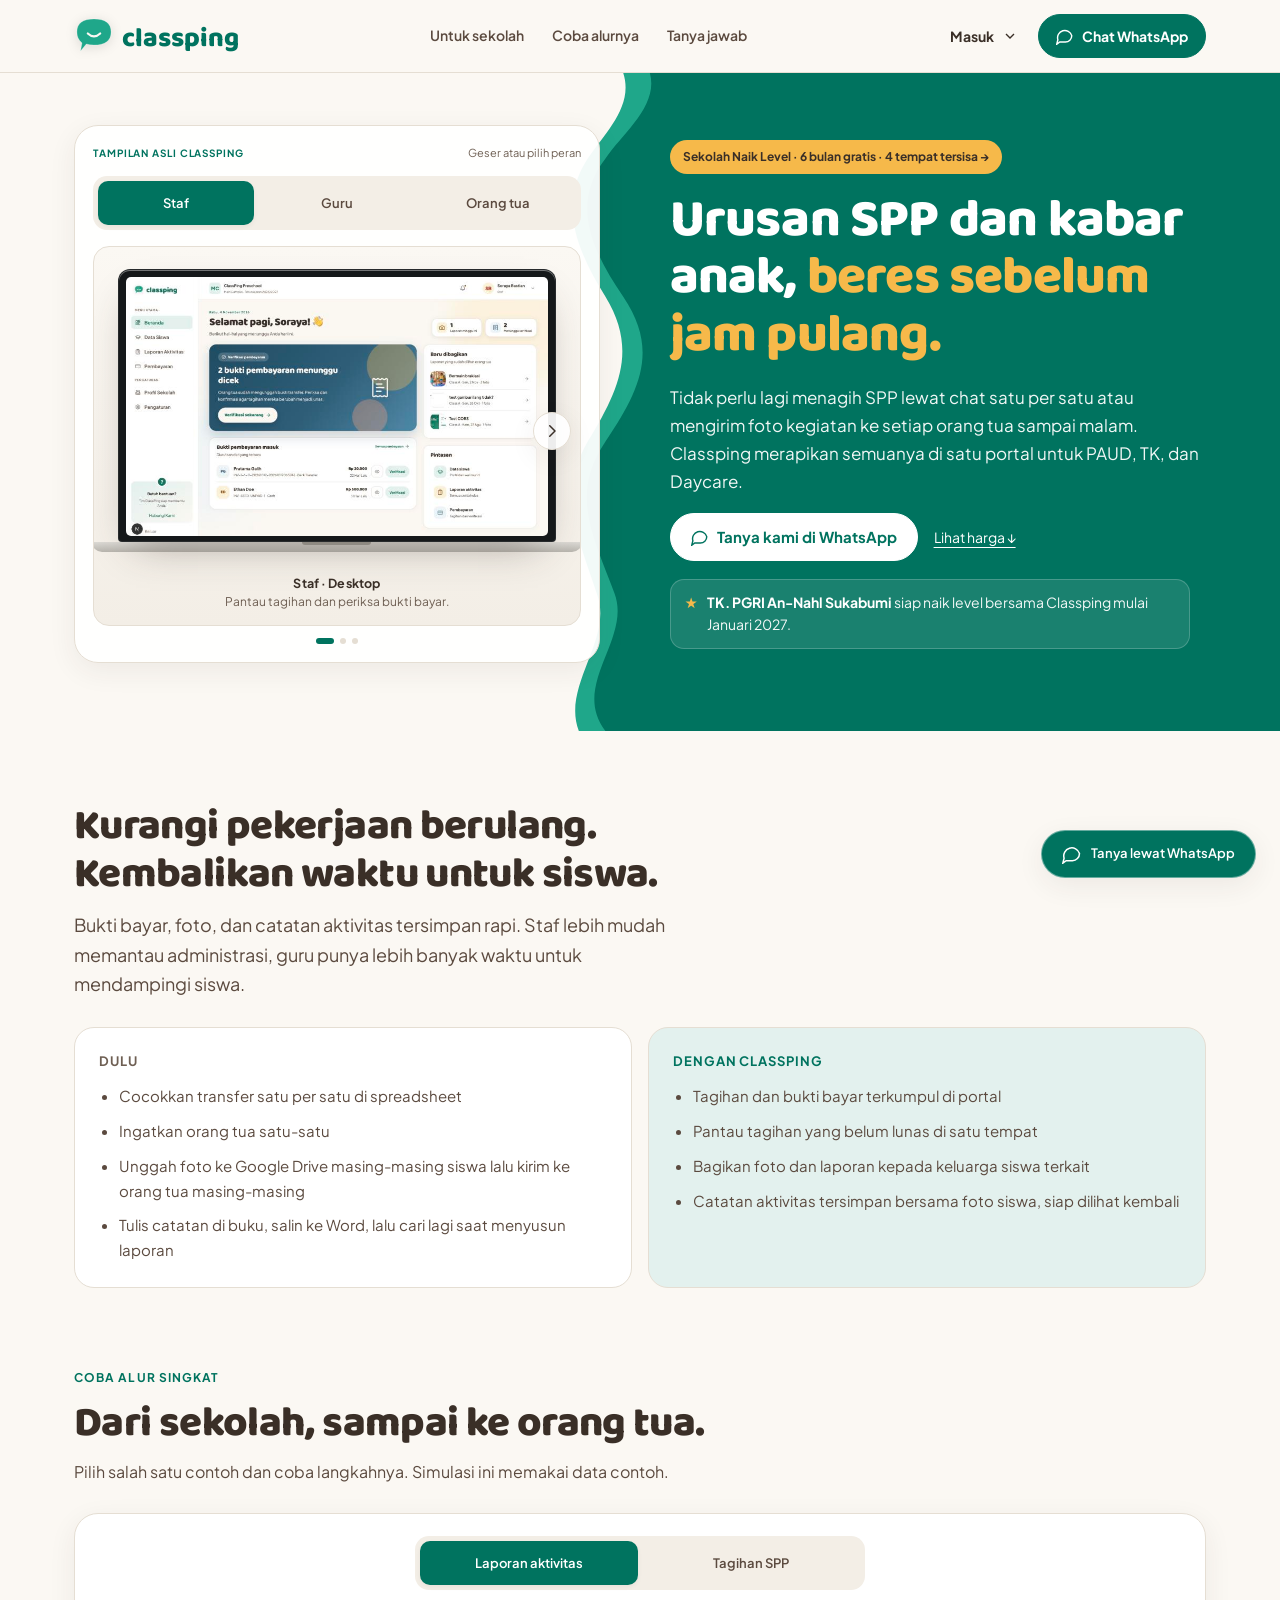
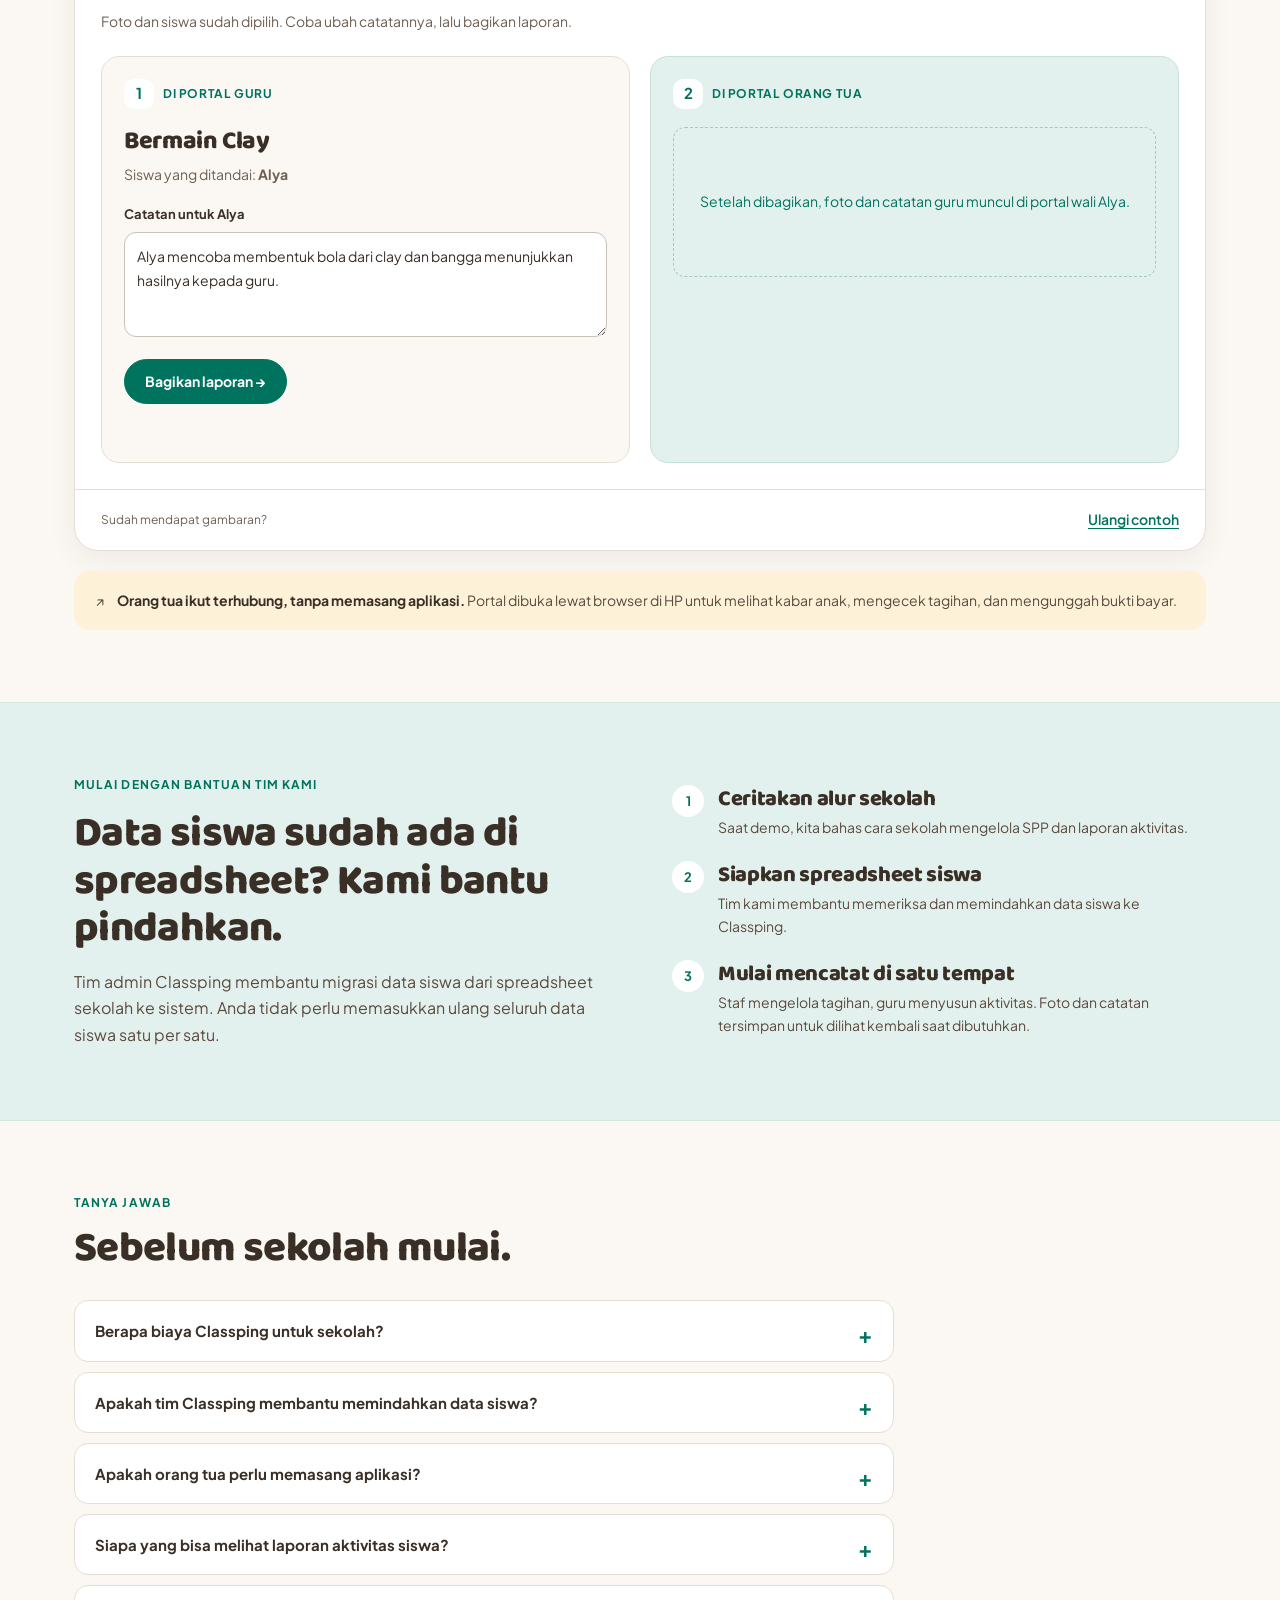
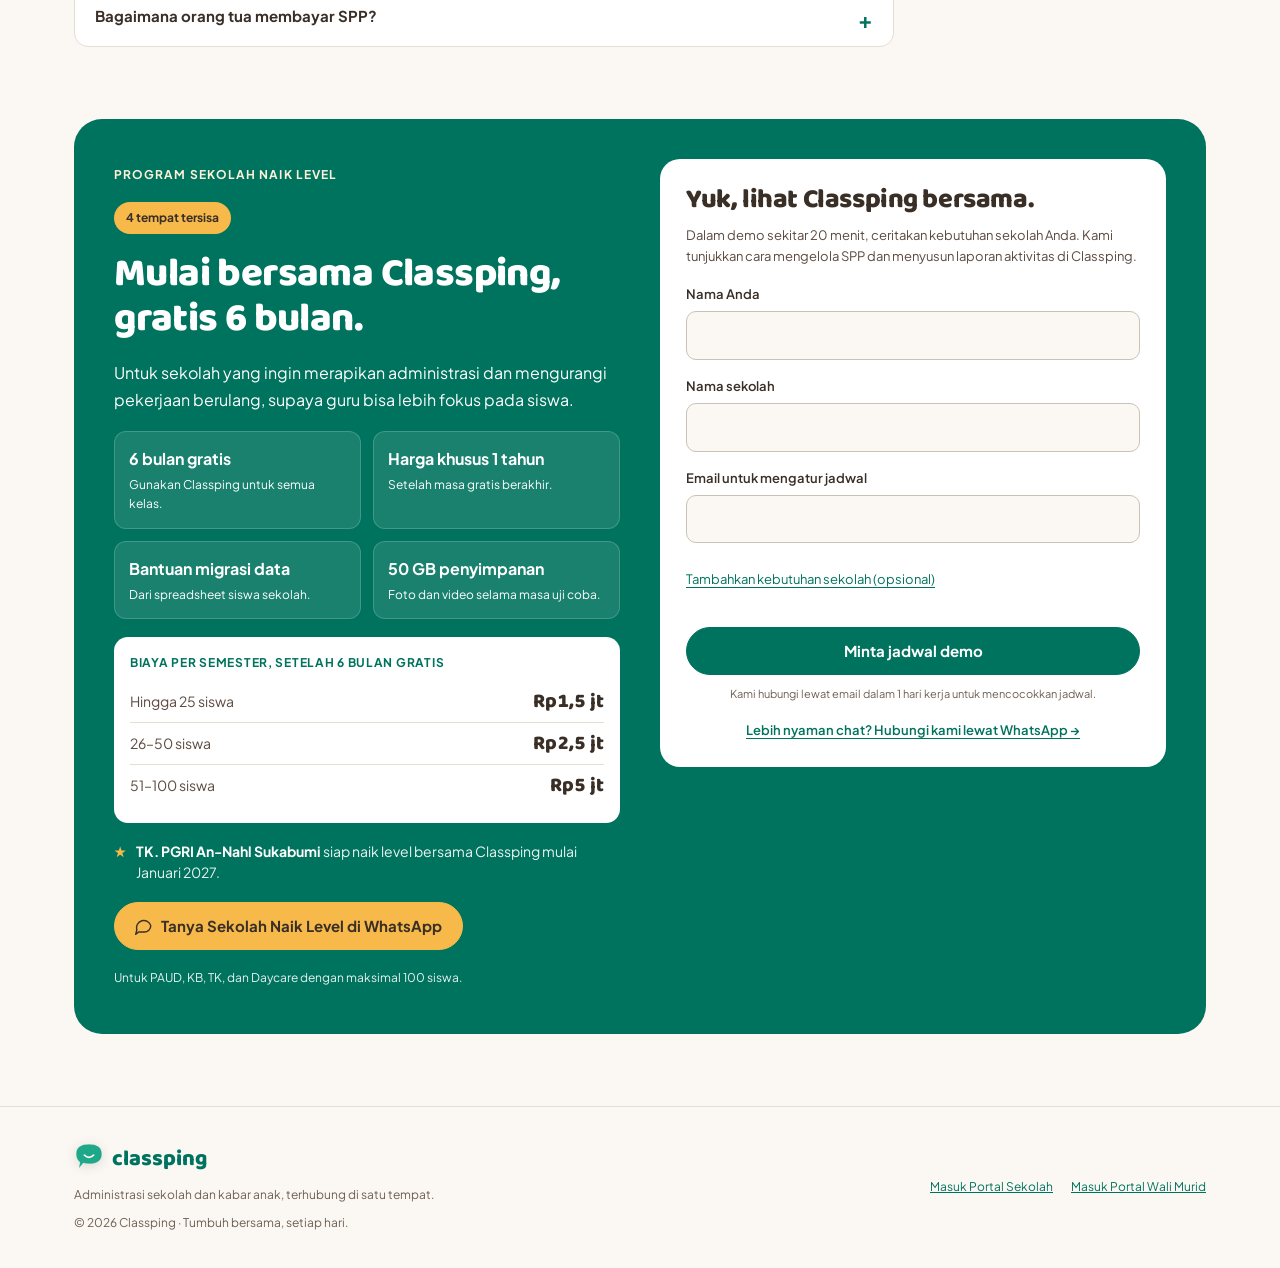
<file: index.html>
<!doctype html>
<html lang="id">
<head>
<meta charset="utf-8">
<meta name="viewport" content="width=device-width, initial-scale=1">
<title>Classping — Urusan SPP dan kabar anak, beres sebelum jam pulang</title>
<meta name="description" content="Classping merapikan tagihan SPP dan laporan kegiatan anak untuk PAUD, TK, dan Daycare. Orang tua cukup buka dari HP, tanpa pasang aplikasi.">
<meta property="og:title" content="Classping — Urusan SPP dan kabar anak, beres sebelum jam pulang">
<meta property="og:description" content="Kelola SPP dan bagikan aktivitas harian anak dalam satu portal untuk sekolah dan wali murid.">
<link rel="icon" href="data:image/svg+xml,%3Csvg xmlns='http://www.w3.org/2000/svg' viewBox='0 0 110 110'%3E%3Cpath d='M8 44C8 20 24 8 55 8s47 12 47 36-16 36-47 36c-8 0-15-1-21-3L18 96l4-22C12 66 8 56 8 44Z' fill='%231FA78A'/%3E%3Cpath d='M38 48q17 16 34 0' stroke='%23FBF8F3' stroke-width='7' fill='none' stroke-linecap='round'/%3E%3C/svg%3E">
<link rel="preconnect" href="https://fonts.googleapis.com">
<link rel="preconnect" href="https://fonts.gstatic.com" crossorigin="anonymous">
<link href="https://fonts.googleapis.com/css2?family=Baloo+2:wght@600;700;800&amp;family=Plus+Jakarta+Sans:wght@400;500;600;700&amp;display=swap" rel="stylesheet">

<link rel="stylesheet" href="styles.css">
<script src="script.js" defer></script>
</head>
<body>
<svg width="0" height="0" style="position:absolute" aria-hidden="true" focusable="false">
<symbol id="logo-mark" viewBox="0 0 110 110">
    <path d="M8 44 C8 20 24 8 55 8 C86 8 102 20 102 44 C102 68 86 80 55 80 C47 80 40 79 34 77 L18 96 L22 74 C12 66 8 56 8 44 Z" style="fill:var(--mark)" stroke="rgba(255,255,255,0.35)" stroke-width="2"/>
    <path d="M38 48 Q55 64 72 48" style="stroke:var(--mark-smile)" stroke-width="6" fill="none" stroke-linecap="round"/>
  </symbol>
</svg>
<header class="site-head">
  <div class="wrap">
    <a class="logo" href="#atas" aria-label="Classping, ke atas"><svg aria-hidden="true"><use href="#logo-mark"/></svg><span>classping</span></a>
    <nav class="nav" aria-label="Utama">
      <a href="#sekolah">Untuk sekolah</a><a href="#demo">Coba alurnya</a><a href="#tanya">Tanya jawab</a>
    </nav>
    <div class="head-actions">
      <details class="login">
        <summary class="btn btn-sm">Masuk <svg viewBox="0 0 24 24" aria-hidden="true"><path d="m6 9 6 6 6-6"/></svg></summary>
        <div class="login-menu">
          <a href="https://school.theclassping.com">Portal Sekolah<small>Untuk staf dan guru</small></a>
          <a href="https://guardian.theclassping.com">Portal Wali Murid<small>Untuk orang tua dan wali</small></a>
        </div>
      </details>
      <a class="btn btn-primary btn-sm btn-wa" href="https://wa.me/6281284335232?text=Halo%2C%20Classping%21%20Saya%20ingin%20mengetahui%20lebih%20banyak%20tentang%20Sekolah%20naik%20level%20%3A%29" target="_blank" rel="noopener"><svg viewBox="0 0 24 24" aria-hidden="true"><path d="M21 11.5a8.5 8.5 0 0 1-8.5 8.5H5l-4 3 1.5-6A8.5 8.5 0 1 1 21 11.5Z"/></svg>Chat WhatsApp</a>
    </div>
  </div>
</header>
<main>
<section class="stage" id="atas" aria-labelledby="hero-title">
  <svg class="stage-wave" viewBox="0 0 800 1000" preserveAspectRatio="none" aria-hidden="true">
    <path d="M60 0H800V1000H10C-10 930 50 860 30 790C8 700-14 640 20 560C56 480 76 420 40 340C8 270-14 200 20 130C40 90 72 50 60 0Z" fill="var(--green)"/>
    <path d="M90 0H800V1000H40C0 930 70 860 50 790C25 700 0 640 40 560C80 480 100 420 60 340C25 270 0 200 40 130C60 90 100 50 90 0Z" fill="var(--green-strong)"/>
  </svg>
  <div class="wrap stage-row">
    <div class="stage-text">
      <a class="campaign-tag" href="#naik-level">Sekolah Naik Level · 6 bulan gratis · 4 tempat tersisa →</a>
      <h1 id="hero-title">Urusan SPP dan kabar anak, <em>beres sebelum jam pulang.</em></h1>
      <p class="lead">Tidak perlu lagi menagih SPP lewat chat satu per satu atau mengirim foto kegiatan ke setiap orang tua sampai malam. Classping merapikan semuanya di satu portal untuk PAUD, TK, dan Daycare.</p>
      <div class="stage-actions"><a class="btn btn-white btn-wa" href="https://wa.me/6281284335232?text=Halo%2C%20Classping%21%20Saya%20ingin%20mengetahui%20lebih%20banyak%20tentang%20Sekolah%20naik%20level%20%3A%29" target="_blank" rel="noopener"><svg viewBox="0 0 24 24" aria-hidden="true"><path d="M21 11.5a8.5 8.5 0 0 1-8.5 8.5H5l-4 3 1.5-6A8.5 8.5 0 1 1 21 11.5Z"/></svg>Tanya kami di WhatsApp</a><a class="quiet-link" href="#naik-level">Lihat harga ↓</a></div>
      <p class="hero-proof"><span aria-hidden="true">★</span><span><strong>TK. PGRI An-Nahl Sukabumi</strong> siap naik level bersama Classping mulai Januari 2027.</span></p>
    </div>
    <div class="stage-visual">
      <div class="product-preview" id="preview">
        <div class="preview-top"><p class="eyebrow">Tampilan asli Classping</p><span class="preview-hint">Geser atau pilih peran</span></div>
        <div class="segmented" role="tablist" aria-label="Pilih tampilan portal berdasarkan peran">
          <button type="button" role="tab" data-preview="staf" aria-selected="true" aria-controls="preview-staf">Staf</button>
          <button type="button" role="tab" data-preview="guru" aria-selected="false" aria-controls="preview-guru">Guru</button>
          <button type="button" role="tab" data-preview="orang-tua" aria-selected="false" aria-controls="preview-orang-tua">Orang tua</button>
        </div>
        <div class="device-carousel">
          <button class="carousel-arrow prev" type="button" data-slide="-1" aria-label="Tampilan sebelumnya"><svg viewBox="0 0 24 24" aria-hidden="true"><path d="m15 5-7 7 7 7"/></svg></button>
          <div class="device-track" id="device-track" tabindex="0" aria-live="polite">
            <figure class="device-slide" id="preview-staf" data-preview-panel="staf" role="tabpanel" aria-roledescription="slide" aria-label="1 dari 3">
              <button class="device device-laptop" type="button" data-enlarge="Portal Sekolah · Staf · Desktop" aria-label="Perbesar screenshot portal staf pada desktop"><span class="device-screen"><img src="assets/portal-staf-desktop.jpg" width="800" height="499" alt="Dashboard staf Classping di desktop dengan bukti pembayaran yang menunggu verifikasi dan pintasan administrasi." fetchpriority="high"></span><span class="device-base" aria-hidden="true"></span></button>
              <figcaption><strong>Staf · Desktop</strong><p>Pantau tagihan dan periksa bukti bayar.</p></figcaption>
            </figure>
            <figure class="device-slide" id="preview-guru" data-preview-panel="guru" role="tabpanel" aria-roledescription="slide" aria-label="2 dari 3">
              <button class="device device-tablet" type="button" data-enlarge="Portal Sekolah · Guru · Tablet" aria-label="Perbesar screenshot portal guru pada tablet"><span class="device-screen"><img src="assets/portal-guru-tablet.jpg" width="800" height="1066" alt="Portal guru Classping di tablet saat menyusun laporan aktivitas dengan foto dan catatan untuk setiap siswa." loading="lazy"></span></button>
              <figcaption><strong>Guru · Tablet</strong><p>Susun foto dan catatan aktivitas siswa.</p></figcaption>
            </figure>
            <figure class="device-slide" id="preview-orang-tua" data-preview-panel="orang-tua" role="tabpanel" aria-roledescription="slide" aria-label="3 dari 3">
              <button class="device device-phone" type="button" data-enlarge="Portal Wali Murid · Orang tua · Mobile" aria-label="Perbesar screenshot portal orang tua pada mobile"><span class="device-screen"><span class="device-notch" aria-hidden="true"></span><img src="assets/portal-orang-tua-mobile.jpg" width="750" height="1624" alt="Portal orang tua Classping di ponsel menampilkan foto anak dan cerita aktivitas Bermain brakiasi dari sekolah." loading="lazy"></span></button>
              <figcaption><strong>Orang tua · Mobile</strong><p>Ikuti kegiatan anak lewat portal sendiri.</p></figcaption>
            </figure>
          </div>
          <button class="carousel-arrow next" type="button" data-slide="1" aria-label="Tampilan berikutnya"><svg viewBox="0 0 24 24" aria-hidden="true"><path d="m9 5 7 7-7 7"/></svg></button>
        </div>
        <div class="carousel-dots" aria-hidden="true"><span class="is-active"></span><span></span><span></span></div>
      </div>
    </div>
  </div>
</section>

<section class="section" id="sekolah" aria-labelledby="school-title">
  <div class="wrap">
    <div class="section-head"><h2 id="school-title">Kurangi pekerjaan berulang. Kembalikan waktu untuk siswa.</h2><p class="lead">Bukti bayar, foto, dan catatan aktivitas tersimpan rapi. Staf lebih mudah memantau administrasi, guru punya lebih banyak waktu untuk mendampingi siswa.</p></div>
    <div class="ba-compact">
      <div><h3>Dulu</h3><ul><li>Cocokkan transfer satu per satu di spreadsheet</li><li>Ingatkan orang tua satu-satu</li><li>Unggah foto ke Google Drive masing-masing siswa lalu kirim ke orang tua masing-masing</li><li>Tulis catatan di buku, salin ke Word, lalu cari lagi saat menyusun laporan</li></ul></div>
      <div><h3>Dengan Classping</h3><ul><li>Tagihan dan bukti bayar terkumpul di portal</li><li>Pantau tagihan yang belum lunas di satu tempat</li><li>Bagikan foto dan laporan kepada keluarga siswa terkait</li><li>Catatan aktivitas tersimpan bersama foto siswa, siap dilihat kembali</li></ul></div>
    </div>
  </div>
</section>

<section class="section demo-section" id="demo" aria-labelledby="demo-title">
  <div class="wrap">
    <div class="section-head"><p class="eyebrow">Coba alur singkat</p><h2 id="demo-title">Dari sekolah, sampai ke orang tua.</h2><p>Pilih salah satu contoh dan coba langkahnya. Simulasi ini memakai data contoh.</p></div>
    <div class="demo-shell">
      <div class="segmented demo-picker" role="group" aria-label="Pilih contoh alur">
        <button type="button" data-scenario="aktivitas" aria-pressed="true" aria-controls="demo-aktivitas">Laporan aktivitas</button>
        <button type="button" data-scenario="spp" aria-pressed="false" aria-controls="demo-spp">Tagihan SPP</button>
      </div>
      <div id="demo-aktivitas" data-scenario-panel="aktivitas">
        <p class="demo-intro">Foto dan siswa sudah dipilih. Coba ubah catatannya, lalu bagikan laporan.</p>
        <div class="flow-grid">
          <div class="flow-card">
            <div class="flow-role"><span class="role-icon" aria-hidden="true">1</span>Di portal guru</div>
            <h3>Bermain Clay</h3><p class="muted">Siswa yang ditandai: <strong>Alya</strong></p>
            <label for="activity-note">Catatan untuk Alya</label><textarea id="activity-note" rows="3" maxlength="1000" required>Alya mencoba membentuk bola dari clay dan bangga menunjukkan hasilnya kepada guru.</textarea>
            <button type="button" class="btn btn-primary" id="share-activity">Bagikan laporan →</button>
            <p class="demo-status" id="activity-status" role="status" aria-live="polite"></p>
          </div>
          <div class="flow-card result">
            <div class="flow-role"><span class="role-icon" aria-hidden="true">2</span>Di portal orang tua</div>
            <div id="parent-placeholder" class="result-placeholder"><p>Setelah dibagikan, foto dan catatan guru muncul di portal wali Alya.</p></div>
            <div class="result-content" id="parent-activity" hidden><p class="eyebrow">Aktivitas Alya</p><h4>Bermain Clay</h4><p id="parent-note"></p><small>Laporan dibagikan kepada keluarga siswa yang terkait.</small></div>
          </div>
        </div>
      </div>
      <div id="demo-spp" data-scenario-panel="spp" hidden>
        <p class="demo-intro">Contoh pembayaran lewat transfer bank: unggah bukti bayar, lalu periksa sebagai staf sekolah.</p>
        <div class="flow-grid">
          <div class="flow-card">
            <div class="flow-role"><span class="role-icon" aria-hidden="true">1</span>Staf sekolah</div>
            <h3>Tagihan SPP Alya</h3><p class="muted">SPP November · data contoh</p>
            <div class="invoice"><span class="badge" data-payment-badge>Belum dibayar</span><strong>Rp 250.000</strong><p id="payment-proof" hidden>Bukti transfer contoh sudah diterima dan menunggu pemeriksaan.</p></div>
            <div class="payment-steps" aria-label="Tahapan pembayaran"><span data-payment-step>1 · Belum dibayar</span><span data-payment-step>2 · Diperiksa sekolah</span><span data-payment-step>3 · Lunas</span></div>
          </div>
          <div class="flow-card result">
            <div class="flow-role"><span class="role-icon" aria-hidden="true">2</span>Orang tua Alya</div>
            <span class="badge" data-payment-badge>Belum dibayar</span><p id="payment-parent-note" style="margin-top:14px"></p>
            <div aria-live="polite" aria-atomic="true"><p class="eyebrow" id="payment-role" style="margin-top:20px"></p><p id="payment-message" style="margin-top:8px"></p></div>
            <button type="button" class="btn btn-primary" id="payment-action">Simulasikan unggah bukti bayar</button>
            <p id="payment-receipt" class="demo-status" hidden>Bukti pembayaran tersedia setelah verifikasi sekolah. Tidak ada transaksi sungguhan dalam contoh ini.</p>
          </div>
        </div>
      </div>
      <div class="demo-foot"><span>Sudah mendapat gambaran?</span><button type="button" class="text-button" id="demo-reset">Ulangi contoh</button></div>
    </div>
    <aside class="parent-note" id="orang-tua"><span aria-hidden="true">↗</span><p><strong>Orang tua ikut terhubung, tanpa memasang aplikasi.</strong> Portal dibuka lewat browser di HP untuk melihat kabar anak, mengecek tagihan, dan mengunggah bukti bayar.</p></aside>
  </div>
</section>

<section class="section migration" id="mulai" aria-labelledby="migration-title">
  <div class="wrap migration-grid">
    <div class="migration-copy"><p class="eyebrow">Mulai dengan bantuan tim kami</p><h2 id="migration-title">Data siswa sudah ada di spreadsheet? Kami bantu pindahkan.</h2><p>Tim admin Classping membantu migrasi data siswa dari spreadsheet sekolah ke sistem. Anda tidak perlu memasukkan ulang seluruh data siswa satu per satu.</p></div>
    <ol class="onboarding">
      <li><span class="number">1</span><div><h3>Ceritakan alur sekolah</h3><p>Saat demo, kita bahas cara sekolah mengelola SPP dan laporan aktivitas.</p></div></li>
      <li><span class="number">2</span><div><h3>Siapkan spreadsheet siswa</h3><p>Tim kami membantu memeriksa dan memindahkan data siswa ke Classping.</p></div></li>
      <li><span class="number">3</span><div><h3>Mulai mencatat di satu tempat</h3><p>Staf mengelola tagihan, guru menyusun aktivitas. Foto dan catatan tersimpan untuk dilihat kembali saat dibutuhkan.</p></div></li>
    </ol>
  </div>
</section>

<section class="section" id="tanya" aria-labelledby="faq-title">
  <div class="wrap">
    <div class="section-head"><p class="eyebrow">Tanya jawab</p><h2 id="faq-title">Sebelum sekolah mulai.</h2></div>
    <div class="faq">
      <details><summary>Berapa biaya Classping untuk sekolah?</summary><p>Biaya dihitung per semester sesuai jumlah siswa: Rp1,5 juta untuk sekolah dengan hingga 25 siswa, Rp2,5 juta untuk 26–50 siswa, dan Rp5 juta untuk 51–100 siswa. Sekolah yang bergabung di Program Sekolah Naik Level gratis selama 6 bulan pertama.</p></details>
      <details><summary>Apakah tim Classping membantu memindahkan data siswa?</summary><p>Ya. Jika sekolah sudah memiliki data siswa dalam spreadsheet, tim admin Classping akan membantu migrasi data tersebut ke sistem.</p></details>
      <details><summary>Apakah orang tua perlu memasang aplikasi?</summary><p>Tidak. Portal Wali Murid dibuka lewat browser di HP, tanpa perlu memasang aplikasi.</p></details>
      <details><summary>Siapa yang bisa melihat laporan aktivitas siswa?</summary><p>Laporan dan foto dibagikan kepada keluarga siswa yang terkait. Setiap keluarga masuk melalui akun Portal Wali Murid masing-masing.</p></details>
      <details><summary>Bagaimana orang tua membayar SPP?</summary><p>Orang tua dapat membayar seperti biasa lewat transfer bank, lalu mengunggah bukti bayar di portal. Staf sekolah memeriksa bukti tersebut sebelum tagihan dinyatakan lunas.</p></details>
    </div>
  </div>
</section>

<section class="section pilot-section" id="naik-level" aria-labelledby="pilot-title">
  <div class="wrap">
    <div class="pilot">
      <div class="pilot-copy">
        <p class="eyebrow">Program Sekolah Naik Level</p><span class="availability">4 tempat tersisa</span>
        <h2 id="pilot-title">Mulai bersama Classping, gratis 6 bulan.</h2>
        <p>Untuk sekolah yang ingin merapikan administrasi dan mengurangi pekerjaan berulang, supaya guru bisa lebih fokus pada siswa.</p>
        <ul class="pilot-perks"><li><strong>6 bulan gratis</strong>Gunakan Classping untuk semua kelas.</li><li><strong>Harga khusus 1 tahun</strong>Setelah masa gratis berakhir.</li><li><strong>Bantuan migrasi data</strong>Dari spreadsheet siswa sekolah.</li><li><strong>50 GB penyimpanan</strong>Foto dan video selama masa uji coba.</li></ul>
        <div class="price-tiers" aria-labelledby="price-title"><p class="price-title" id="price-title">Biaya per semester, setelah 6 bulan gratis</p><ul><li><span>Hingga 25 siswa</span><strong>Rp1,5 jt</strong></li><li><span>26–50 siswa</span><strong>Rp2,5 jt</strong></li><li><span>51–100 siswa</span><strong>Rp5 jt</strong></li></ul></div>
        <p class="pilot-proof"><span aria-hidden="true">★</span><span><strong>TK. PGRI An-Nahl Sukabumi</strong> siap naik level bersama Classping mulai Januari 2027.</span></p>
        <a class="btn btn-sun btn-wa" href="https://wa.me/6281284335232?text=Halo%2C%20Classping%21%20Saya%20ingin%20mengetahui%20lebih%20banyak%20tentang%20Sekolah%20naik%20level%20%3A%29" target="_blank" rel="noopener"><svg viewBox="0 0 24 24" aria-hidden="true"><path d="M21 11.5a8.5 8.5 0 0 1-8.5 8.5H5l-4 3 1.5-6A8.5 8.5 0 1 1 21 11.5Z"/></svg>Tanya Sekolah Naik Level di WhatsApp</a>
        <p class="pilot-fine">Untuk PAUD, KB, TK, dan Daycare dengan maksimal 100 siswa.</p>
      </div>
      <form class="contact-form" id="jadwalkan-demo" data-contact-form>
        <h3>Yuk, lihat Classping bersama.</h3>
        <p>Dalam demo sekitar 20 menit, ceritakan kebutuhan sekolah Anda. Kami tunjukkan cara mengelola SPP dan menyusun laporan aktivitas di Classping.</p>
        <input type="hidden" name="_subject" value="Website Classping: permintaan jadwal demo">
        <input type="hidden" name="_template" value="table">
        <input type="text" name="_honey" tabindex="-1" autocomplete="off" aria-hidden="true" hidden>
        <label for="f-name">Nama Anda</label><input id="f-name" name="name" type="text" autocomplete="name" required>
        <label for="f-school">Nama sekolah</label><input id="f-school" name="school" type="text" autocomplete="organization" required>
        <label for="f-email">Email untuk mengatur jadwal</label><input id="f-email" name="email" type="email" autocomplete="email" required>
        <details><summary>Tambahkan kebutuhan sekolah (opsional)</summary><label for="f-msg">Apa yang ingin dibahas saat demo?</label><textarea id="f-msg" name="message" placeholder="Misalnya: SPP masih dicatat di Excel, atau laporan aktivitas masih disusun di Word."></textarea></details>
        <p class="status" role="status" aria-live="polite"></p>
        <button class="btn btn-primary submit" type="submit">Minta jadwal demo</button>
        <p class="form-note">Kami hubungi lewat email dalam 1 hari kerja untuk mencocokkan jadwal.</p>
        <a class="wa-link" href="https://wa.me/6281284335232?text=Halo%2C%20Classping%21%20Saya%20ingin%20mengetahui%20lebih%20banyak%20tentang%20Sekolah%20naik%20level%20%3A%29" target="_blank" rel="noopener">Lebih nyaman chat? Hubungi kami lewat WhatsApp →</a>
      </form>
    </div>
  </div>
</section>
</main>
<footer class="foot">
  <div class="wrap"><div><a class="logo" href="#atas" aria-label="Classping, ke atas"><svg aria-hidden="true"><use href="#logo-mark"/></svg><span>classping</span></a><p>Administrasi sekolah dan kabar anak, terhubung di satu tempat.</p><p>© 2026 Classping · Tumbuh bersama, setiap hari.</p></div><div class="foot-links"><a href="https://school.theclassping.com">Masuk Portal Sekolah</a><a href="https://guardian.theclassping.com">Masuk Portal Wali Murid</a></div></div>
</footer>
<a class="wa-float" href="https://wa.me/6281284335232?text=Halo%2C%20Classping%21%20Saya%20ingin%20mengetahui%20lebih%20banyak%20tentang%20Sekolah%20naik%20level%20%3A%29" target="_blank" rel="noopener"><svg viewBox="0 0 24 24" aria-hidden="true"><path d="M21 11.5a8.5 8.5 0 0 1-8.5 8.5H5l-4 3 1.5-6A8.5 8.5 0 1 1 21 11.5Z"/></svg>Tanya lewat WhatsApp</a>
<nav class="mobile-actions" aria-label="Hubungi Classping"><a class="btn" href="#naik-level">Lihat harga</a><a class="btn btn-primary btn-wa" href="https://wa.me/6281284335232?text=Halo%2C%20Classping%21%20Saya%20ingin%20mengetahui%20lebih%20banyak%20tentang%20Sekolah%20naik%20level%20%3A%29" target="_blank" rel="noopener"><svg viewBox="0 0 24 24" aria-hidden="true"><path d="M21 11.5a8.5 8.5 0 0 1-8.5 8.5H5l-4 3 1.5-6A8.5 8.5 0 1 1 21 11.5Z"/></svg>Chat WhatsApp</a></nav>
<dialog class="screenshot-dialog" id="screenshot-dialog" aria-labelledby="dialog-title"><div class="dialog-head"><h2 id="dialog-title">Tampilan portal Classping</h2><button class="dialog-close" id="dialog-close" type="button" aria-label="Tutup screenshot">×</button></div><img class="dialog-image" id="dialog-image" alt=""></dialog>
</body>
</html>
</file>
<file: styles.css>
:root{--cream:#FBF8F3;--cream-2:#F3EEE6;--card:#fff;--line:#E5DED3;--ink:#3A2F27;--ink-body:#5B4A3F;--muted:#6E5F53;--green:#1FA78A;--green-strong:#00735F;--green-soft:#E3F1EE;--sun:#F6B94A;--sun-soft:#FDF1D8;--peach:#FDE8D2;--sky:#E4EFF4;--success:#1E6B40;--success-soft:#E3F3E9;--warning:#8A5300;--info:#2F5E78;--mark:#1FA78A;--mark-smile:#FBF8F3;--shadow:0 8px 28px rgba(58,47,39,.07);--display:"Baloo 2",system-ui,sans-serif;--sans:"Plus Jakarta Sans",system-ui,-apple-system,"Segoe UI",sans-serif}
*{box-sizing:border-box}
[hidden]{display:none!important}
html{scroll-behavior:smooth;scroll-padding-top:92px}
body{margin:0;background:var(--cream);color:var(--ink-body);font:400 16px/1.65 var(--sans);-webkit-font-smoothing:antialiased}
body.modal-open{overflow:hidden}
img,svg{display:block;max-width:100%}
button,input,textarea{font:inherit}
button,a,input,textarea{touch-action:manipulation}
button{cursor:pointer}
a{color:var(--green-strong)}
h1,h2,h3,h4{margin:0;color:var(--ink);font-family:var(--display);font-weight:800;letter-spacing:-.015em;line-height:1.13}
p,figure{margin:0}
:focus-visible{outline:3px solid var(--sun);outline-offset:4px}
.wrap{width:100%;max-width:1180px;margin:0 auto;padding:0 24px}
.section{padding:72px 0}
.section-head{max-width:700px;margin-bottom:28px;display:grid;gap:12px}
.eyebrow{font-size:12px;font-weight:700;letter-spacing:.09em;text-transform:uppercase;color:var(--green-strong)}
.section-head h2,.migration h2{font-size:clamp(30px,3.8vw,42px)}
.lead{font-size:18px;max-width:600px}
.muted{color:var(--muted)}
.btn{min-height:48px;padding:12px 20px;border:1px solid var(--line);border-radius:999px;background:#fff;color:var(--ink);font-size:15px;font-weight:700;line-height:1.35;display:inline-flex;align-items:center;justify-content:center;gap:8px;text-align:center;text-decoration:none;transition:background .18s,transform .18s}
.btn:hover{transform:translateY(-1px);background:var(--cream-2)}
.btn-primary{background:var(--green-strong);border-color:var(--green-strong);color:#fff}
.btn-primary:hover{background:#005F4F;border-color:#005F4F}
.btn-white{color:var(--green-strong);border-color:#fff}
.btn-sm{min-height:44px;padding:10px 17px;font-size:14px}
.btn:disabled{opacity:.6;cursor:default;transform:none}
.text-button{padding:8px 0;min-height:44px;border:0;background:none;color:var(--green-strong);font-size:14px;font-weight:600;text-decoration:underline;text-underline-offset:3px}
.logo{display:inline-flex;align-items:center;gap:8px;text-decoration:none;flex-shrink:0}
.logo svg{width:40px;height:40px;filter:drop-shadow(0 2px 6px rgba(0,0,0,.12))}
.logo span{font:800 27px/1 var(--display);color:var(--green-strong);padding-top:4px}
.site-head{position:sticky;top:0;z-index:20;background:rgba(251,248,243,.96);backdrop-filter:blur(10px);border-bottom:1px solid var(--line)}
.site-head .wrap{min-height:72px;display:flex;align-items:center;justify-content:space-between;gap:16px}
.nav{display:flex;gap:4px}
.nav a{min-height:44px;padding:9px 12px;color:var(--ink-body);font-size:14px;font-weight:600;text-decoration:none;display:inline-flex;align-items:center;border-radius:10px}
.nav a:hover{background:var(--cream-2)}
.head-actions{display:flex;align-items:center;gap:8px}
.login{position:relative}
.login summary{list-style:none;padding:10px 12px;border:0;background:transparent;cursor:pointer}
.login summary::-webkit-details-marker{display:none}
.login summary svg{width:16px;height:16px;fill:none;stroke:currentColor;stroke-width:2}
.login-menu{position:absolute;right:0;top:calc(100% + 10px);width:265px;padding:8px;background:#fff;border:1px solid var(--line);border-radius:16px;box-shadow:var(--shadow)}
.login-menu a{display:flex;flex-direction:column;padding:12px;border-radius:10px;text-decoration:none;color:var(--ink);font-weight:600}
.login-menu a:hover{background:var(--cream-2)}
.login-menu small{font-weight:400;color:var(--muted);font-size:12px}
.stage{position:relative;overflow:hidden;padding:24px 0 40px}
.stage-wave{position:absolute;top:0;right:0;width:calc(50% + 70px);height:100%;pointer-events:none}
.stage-row{position:relative;display:grid;grid-template-columns:minmax(0,1fr) minmax(0,1.07fr);gap:44px;align-items:center;padding-top:28px;padding-bottom:28px}
.stage-text{color:#fff;display:flex;flex-direction:column;align-items:flex-start;gap:18px;padding:14px 0 14px 26px}
.stage-text h1{font-size:clamp(36px,4.2vw,53px);color:#fff;line-height:1.09}
.stage-text h1 em{font-style:normal;color:var(--sun)}
.stage-text .lead{font-size:17px;color:rgba(255,255,255,.94)}
.campaign-tag{display:inline-flex;padding:8px 13px;border-radius:18px;background:var(--sun);color:var(--ink);font-size:12px;font-weight:700;line-height:1.5;text-decoration:none}
.stage-actions{display:flex;align-items:center;gap:16px;flex-wrap:wrap}
.stage-actions .quiet-link{color:#fff;font-size:14px;text-underline-offset:4px;min-height:44px;display:inline-flex;align-items:center}
.product-preview{min-width:0;padding:18px;background:rgba(255,255,255,.94);border:1px solid var(--line);border-radius:24px;box-shadow:var(--shadow)}
.preview-top{display:flex;align-items:center;justify-content:space-between;gap:8px;margin-bottom:14px}
.preview-top .eyebrow{font-size:10px}
.preview-hint{font-size:11px;color:var(--muted)}
.segmented{display:flex;gap:5px;padding:5px;background:var(--cream-2);border-radius:14px}
.segmented button{flex:1;min-height:44px;padding:9px 10px;border:0;border-radius:10px;background:transparent;color:var(--ink-body);font-size:13px;font-weight:600;line-height:1.3}
.segmented button[aria-pressed="true"],.segmented button[aria-selected="true"]{background:var(--green-strong);color:#fff;box-shadow:0 2px 5px rgba(0,0,0,.05)}
.segmented button:hover:not([aria-pressed="true"]):not([aria-selected="true"]){background:#fff}
.device-carousel{position:relative;margin-top:16px}
.device-track{display:flex;height:var(--stage-h,380px);overflow-x:auto;overflow-y:hidden;scroll-snap-type:x mandatory;scroll-behavior:smooth;scrollbar-width:none;border-radius:16px;background:linear-gradient(180deg,var(--cream) 0%,var(--cream-2) 100%);border:1px solid var(--line)}
.device-track::-webkit-scrollbar{display:none}
.device-track:focus-visible{outline-offset:2px}
.device-slide{flex:0 0 100%;min-width:0;height:100%;scroll-snap-align:start;scroll-snap-stop:always;display:grid;grid-template-rows:1fr auto;justify-items:center;padding:22px 24px 14px;gap:10px}
.device-slide figcaption{text-align:center}
.device-slide strong{display:block;font-size:12.5px;color:var(--ink);letter-spacing:.01em}
.device-slide p{font-size:12px;line-height:1.5;color:var(--muted)}
.device{display:flex;flex-direction:column;align-items:center;max-width:100%;max-height:100%;min-height:0;padding:0;border:0;background:transparent;cursor:zoom-in;transition:transform .35s cubic-bezier(.2,.7,.2,1)}
.device:hover{transform:translateY(-2px)}
.device-screen{position:relative;display:block;overflow:hidden;background:#15181A;border:1px solid rgba(255,255,255,.08);box-shadow:0 18px 40px -18px rgba(58,47,39,.45),0 1px 0 rgba(255,255,255,.4) inset}
.device-screen img{display:block;width:100%;height:100%;object-fit:cover;object-position:top}
.device-laptop{width:100%}
.device-laptop .device-screen{width:100%;aspect-ratio:800/499;padding:1.6% 1.6% 1.2%;border-radius:12px 12px 4px 4px}
.device-laptop .device-screen img{border-radius:5px}
.device-laptop .device-base{display:block;width:112%;height:10px;border-radius:0 0 10px 10px;background:linear-gradient(180deg,#DCDAD5,#B8B5AE);box-shadow:0 10px 24px -12px rgba(58,47,39,.5)}
.device-laptop .device-base::before{content:"";display:block;width:14%;height:3px;margin:0 auto;border-radius:0 0 4px 4px;background:#A5A29B}
.device-tablet .device-screen{height:100%;aspect-ratio:3/4;padding:10px;border-radius:22px}
.device-tablet .device-screen img{border-radius:12px}
.device-phone .device-screen{height:100%;aspect-ratio:9/19.5;padding:4px;border-radius:17%/7.8%;background:#1C1F22;box-shadow:0 0 0 1.5px #2E3236,0 18px 40px -18px rgba(58,47,39,.45)}
.device-phone .device-screen img{border-radius:14%/6.4%}
.device-notch{position:absolute;top:3.2%;left:50%;z-index:1;width:30%;aspect-ratio:100/29;transform:translateX(-50%);border-radius:999px;background:#0E1012}
.device-tablet,.device-phone{height:100%}
.carousel-arrow{position:absolute;top:calc(50% - 24px);z-index:2;width:38px;height:38px;display:grid;place-items:center;padding:0;border:1px solid var(--line);border-radius:50%;background:rgba(255,255,255,.92);color:var(--ink);box-shadow:var(--shadow);transition:background .18s,opacity .18s}
.carousel-arrow svg{width:18px;height:18px;fill:none;stroke:currentColor;stroke-width:2;stroke-linecap:round;stroke-linejoin:round}
.carousel-arrow:hover{background:#fff}
.carousel-arrow[disabled]{opacity:0;pointer-events:none}
.carousel-arrow.prev{left:10px}.carousel-arrow.next{right:10px}
.carousel-dots{display:flex;justify-content:center;gap:6px;margin-top:12px}
.carousel-dots span{width:6px;height:6px;border-radius:999px;background:var(--line);transition:width .25s,background .25s}
.carousel-dots span.is-active{width:18px;background:var(--green-strong)}
.ba-compact{display:grid;grid-template-columns:1fr 1fr;gap:16px}
.ba-compact>div{padding:24px;border:1px solid var(--line);border-radius:20px;background:#fff}
.ba-compact>div:last-child{background:var(--green-soft)}
.ba-compact h3{font:700 13px/1.4 var(--sans);text-transform:uppercase;letter-spacing:.07em;color:var(--muted)}
.ba-compact>div:last-child h3{color:var(--green-strong)}
.ba-compact ul{padding-left:20px;margin:14px 0 0;display:grid;gap:10px;font-size:15px}
.demo-section{padding-top:8px}
.demo-shell{overflow:hidden;background:#fff;border:1px solid var(--line);border-radius:24px;box-shadow:var(--shadow)}
.demo-picker{max-width:450px;margin:22px auto 0}
.demo-intro{padding:20px 26px 0;font-size:14px;color:var(--muted)}
.flow-grid{display:grid;grid-template-columns:1fr 1fr;gap:20px;padding:22px 26px 26px}
.flow-card{padding:22px;border:1px solid var(--line);border-radius:18px;background:var(--cream)}
.flow-card.result{background:var(--green-soft);border-color:#C7E0D8}
.flow-role{display:flex;align-items:center;gap:9px;font-size:12px;font-weight:700;text-transform:uppercase;letter-spacing:.05em;color:var(--green-strong);margin-bottom:18px}
.role-icon{width:30px;height:30px;border-radius:10px;background:#fff;display:grid;place-items:center;font-size:15px;letter-spacing:0}
.flow-card h3{font-size:25px;margin-bottom:8px}
.flow-card p{font-size:14px}
.flow-card label{display:block;margin:18px 0 7px;font-size:13px;font-weight:700;color:var(--ink)}
.flow-card textarea{width:100%;min-height:105px;resize:vertical;border:1px solid #C9C2B7;border-radius:12px;background:#fff;padding:12px;color:var(--ink);font-size:14px;line-height:1.7}
.flow-card .btn{margin-top:14px;min-height:44px;font-size:14px}
.result-placeholder{display:flex;min-height:150px;align-items:center;justify-content:center;text-align:center;padding:20px;border:1px dashed #A5C9BD;border-radius:12px;color:var(--green-strong)}
.result-content{padding:18px;background:#fff;border:1px solid #C7E0D8;border-radius:14px}
.result-content h4{font-size:23px;margin-bottom:10px}
.result-content p{overflow-wrap:anywhere}
.result-content small{display:block;margin-top:16px;font-size:12px;color:var(--muted)}
.demo-status{min-height:24px;margin-top:12px;color:var(--green-strong);font-size:13px;font-weight:600;overflow-wrap:anywhere}
.demo-foot{display:flex;align-items:center;justify-content:space-between;gap:14px;border-top:1px solid var(--line);padding:8px 26px;font-size:12px;color:var(--muted)}
.badge{display:inline-flex;align-items:center;gap:6px;padding:5px 10px;border-radius:999px;font-size:12px;font-weight:700;background:var(--sun-soft);color:var(--warning)}
.badge[data-state="submitted"]{background:var(--sky);color:var(--info)}
.badge[data-state="paid"]{background:var(--success-soft);color:var(--success)}
.invoice{margin-top:18px;padding:18px;border:1px solid var(--line);border-radius:14px;background:#fff;display:grid;gap:10px}
.invoice strong{font-size:24px;color:var(--ink);font-variant-numeric:tabular-nums}
.payment-steps{display:flex;flex-wrap:wrap;gap:6px;margin-top:18px;font-size:11px;color:var(--muted)}
.payment-steps span{padding:5px 8px;background:#fff;border:1px solid var(--line);border-radius:7px}
.payment-steps span.is-current{background:var(--green-strong);border-color:var(--green-strong);color:#fff}
.parent-note{display:flex;gap:12px;align-items:flex-start;margin-top:20px;padding:18px 22px;background:var(--sun-soft);border-radius:16px;font-size:14px}
.parent-note strong{color:var(--ink)}
.migration{background:var(--green-soft);border-top:1px solid #D3E7E0;border-bottom:1px solid #D3E7E0}
.migration-grid{display:grid;grid-template-columns:1fr 1fr;gap:64px;align-items:center}
.migration-copy{display:grid;gap:16px}
.onboarding{display:grid;gap:22px;list-style:none;margin:0;padding:0}
.onboarding li{display:flex;gap:14px;align-items:flex-start}
.onboarding .number{width:32px;height:32px;flex-shrink:0;border-radius:50%;display:grid;place-items:center;color:var(--green-strong);background:#fff;font-weight:700;font-size:13px}
.onboarding h3{font-size:22px;margin:2px 0 4px}
.onboarding p{font-size:14px}
.faq{max-width:820px;display:grid;gap:10px}
.faq details{border:1px solid var(--line);border-radius:14px;background:#fff}
.faq summary{position:relative;list-style:none;padding:18px 46px 18px 20px;cursor:pointer;font-size:15px;font-weight:700;color:var(--ink);line-height:1.55}
.faq summary::-webkit-details-marker{display:none}
.faq summary::after{content:"+";position:absolute;right:20px;top:16px;color:var(--green-strong);font-size:22px}
.faq details[open] summary::after{content:"−"}
.faq details p{padding:0 20px 20px;font-size:14px}
.pilot-section{padding-top:0}
.pilot{display:grid;grid-template-columns:1fr 1fr;gap:40px;background:var(--green-strong);border-radius:28px;padding:40px;color:#fff;align-items:start}
.pilot-copy{display:grid;gap:18px;padding:6px 0}
.pilot .eyebrow{color:var(--sun-soft)}
.pilot h2{font-size:clamp(30px,3.5vw,40px);color:#fff}
.availability{display:inline-flex;width:fit-content;padding:6px 12px;background:var(--sun);color:var(--ink);border-radius:999px;font-size:12px;font-weight:700}
.pilot-perks{display:grid;grid-template-columns:1fr 1fr;gap:12px;margin:0;padding:0;list-style:none}
.pilot-perks li{padding:14px;background:rgba(255,255,255,.1);border:1px solid rgba(255,255,255,.18);border-radius:12px;font-size:12px}
.pilot-perks strong{display:block;font-size:16px;color:#fff;margin-bottom:2px}
.btn-wa svg{width:18px;height:18px;fill:none;stroke:currentColor;stroke-width:1.9;flex-shrink:0}
.btn-sun{background:var(--sun);border-color:var(--sun);color:var(--ink);width:fit-content}
.btn-sun:hover{background:#F2AE34}
.hero-proof,.pilot-proof{display:flex;gap:10px;align-items:flex-start;font-size:14px;line-height:1.55}
.hero-proof{padding:12px 14px;border-radius:14px;background:rgba(255,255,255,.1);border:1px solid rgba(255,255,255,.2);color:rgba(255,255,255,.95);max-width:520px}
.hero-proof>span:first-child,.pilot-proof>span:first-child{color:var(--sun)}
.hero-proof strong,.pilot-proof strong{color:#fff}
.price-tiers{padding:16px;border-radius:14px;background:#fff;color:var(--ink-body)}
.price-title{font-size:12px;font-weight:700;letter-spacing:.06em;text-transform:uppercase;color:var(--green-strong);margin-bottom:8px}
.price-tiers ul{list-style:none;margin:0;padding:0}
.price-tiers li{display:flex;justify-content:space-between;align-items:baseline;gap:12px;padding:9px 0;border-top:1px solid var(--line);font-size:14px}
.price-tiers li:first-child{border-top:0}
.price-tiers strong{font:800 20px/1 var(--display);color:var(--ink);font-variant-numeric:tabular-nums}
.pilot-proof{color:rgba(255,255,255,.92)}
.pilot-fine{font-size:12px;color:rgba(255,255,255,.9)}
.contact-form{padding:26px;background:#fff;color:var(--ink-body);border-radius:20px}
.contact-form h3{font-size:27px}
.contact-form>p{font-size:13px;margin-top:10px}
.contact-form label{display:block;margin:16px 0 6px;font-size:13px;font-weight:600;color:var(--ink)}
.contact-form input,.contact-form textarea{display:block;width:100%;min-height:46px;padding:10px 12px;color:var(--ink);background:var(--cream);border:1px solid #C9C2B7;border-radius:10px;font-size:16px}
.contact-form textarea{min-height:90px;resize:vertical}
.contact-form details{margin-top:14px}
.contact-form summary{min-height:44px;display:flex;align-items:center;font-size:13px;color:var(--green-strong);cursor:pointer;text-decoration:underline;text-underline-offset:3px}
.contact-form details label{margin-top:0;font-weight:400}
.contact-form .status{font-size:13px;overflow-wrap:anywhere}
.contact-form .status:not(:empty){margin:14px 0}
.contact-form .submit{width:100%;margin-top:16px}
.contact-form .wa-link{display:block;margin-top:16px;text-align:center;font-size:13px;font-weight:600;text-underline-offset:3px}
.contact-form .form-note{font-size:11px;text-align:center;color:var(--muted)}
.foot{padding:35px 0;border-top:1px solid var(--line);font-size:12px;color:var(--muted)}
.foot .wrap{display:flex;justify-content:space-between;gap:24px;align-items:center}
.foot .logo svg{width:30px;height:30px}.foot .logo span{font-size:22px}
.foot p{margin-top:8px;max-width:410px}
.foot-links{display:flex;flex-wrap:wrap;gap:10px 18px}.foot-links a{min-height:44px;display:inline-flex;align-items:center;font-size:12px}
.wa-float{position:fixed;right:24px;bottom:22px;z-index:22;min-height:48px;padding:12px 20px;display:inline-flex;align-items:center;gap:9px;background:var(--green-strong);border:1px solid rgba(255,255,255,.4);border-radius:999px;color:#fff;text-decoration:none;font-weight:600;font-size:13px;box-shadow:var(--shadow)}
.wa-float svg,.mobile-actions svg{width:20px;height:20px;fill:none;stroke:currentColor;stroke-width:1.8;flex-shrink:0}
.mobile-actions{display:none}
.screenshot-dialog{width:min(100% - 28px,1100px);max-height:calc(100dvh - 28px);padding:0;border:1px solid var(--line);border-radius:18px;background:var(--cream);color:var(--ink);overscroll-behavior:contain}
.screenshot-dialog::backdrop{background:rgba(31,39,34,.75);backdrop-filter:blur(4px)}
.dialog-head{position:sticky;top:0;display:flex;justify-content:space-between;align-items:center;gap:12px;padding:12px 16px;border-bottom:1px solid var(--line);background:var(--cream);z-index:1}
.dialog-head h2{font:700 14px/1.5 var(--sans)}
.dialog-close{min-height:44px;min-width:44px;border:1px solid var(--line);background:#fff;border-radius:50%;color:var(--ink);font-size:23px}
.dialog-image{display:block;width:auto;max-width:100%;height:auto;margin:auto}
@media(min-width:961px){.stage-visual{grid-column:1;grid-row:1}.stage-text{grid-column:2;grid-row:1}}
@media(max-width:960px){.nav{display:none}.stage{padding:18px 0 16px}.stage-wave{display:none}.stage-row{grid-template-columns:1fr;gap:20px;padding-top:0;padding-bottom:0}.stage-text{padding:28px;border-radius:26px;background:var(--green-strong)}.stage-text h1{font-size:clamp(34px,5.2vw,47px)}.stage-text .lead{max-width:650px}.stage-visual{width:100%;max-width:650px;margin:auto}.device-track{--stage-h:360px}.migration-grid{gap:32px}.pilot{gap:26px;padding:28px}}
@media(max-width:720px){.section{padding:48px 0}.section-head{margin-bottom:22px}.demo-section{padding-top:0}.ba-compact{grid-template-columns:1fr;gap:12px}.ba-compact>div{padding:20px}.flow-grid{grid-template-columns:1fr;gap:14px;padding:18px}.flow-card{padding:18px}.flow-card h3{font-size:24px}.flow-role{margin-bottom:12px}.flow-card textarea{min-height:92px}.result-placeholder{min-height:90px}.demo-picker{margin:18px 18px 0}.demo-intro{padding:16px 18px 0;font-size:13px}.demo-foot{padding:7px 18px}.migration-grid{grid-template-columns:1fr;gap:28px}.onboarding{gap:18px}.pilot-section{padding-top:0}.pilot{grid-template-columns:1fr;padding:24px;gap:28px}.pilot-copy{gap:16px}.contact-form{padding:22px}.parent-note{padding:16px 18px}.foot .wrap{align-items:flex-start;flex-direction:column}.screenshot-dialog{width:calc(100% - 16px);max-height:calc(100dvh - 16px)}.dialog-head{padding:8px 12px}}
@media(max-width:560px){body{padding-bottom:82px}.wrap{padding-left:18px;padding-right:18px}.site-head .wrap{min-height:64px}.logo svg{width:34px;height:34px}.logo span{font-size:25px}.head-actions>.btn{display:none}.stage-text{padding:25px 22px;gap:16px}.stage-text h1{font-size:35px}.stage-text .lead{font-size:16px;line-height:1.7}.campaign-tag{font-size:11px}.stage-actions{gap:12px}.stage-actions .btn{font-size:14px;padding:12px 18px}.product-preview{padding:14px;border-radius:20px}.device-track{--stage-h:320px}.device-carousel{margin-top:12px}.device-slide{padding:16px 16px 12px}.carousel-arrow{display:none}.preview-hint{font-size:10px}.segmented button{font-size:12px;padding:9px 8px}.ba-compact ul{font-size:14px;gap:8px}.section-head h2,.migration h2{font-size:31px}.lead{font-size:16px}.demo-status{font-size:12px}.pilot{border-radius:24px;padding:22px}.pilot h2{font-size:31px}.pilot-perks{gap:10px}.pilot-perks li{padding:12px}.pilot-perks strong{font-size:15px}.mobile-actions{position:fixed;bottom:0;left:0;right:0;z-index:25;display:flex;gap:10px;padding:10px 16px calc(10px + env(safe-area-inset-bottom));border-top:1px solid var(--line);background:rgba(251,248,243,.97);backdrop-filter:blur(12px)}.mobile-actions .btn{flex:1;font-size:12px;min-height:46px;padding:10px}.wa-float{display:none}.foot{padding:28px 0}.foot-links{gap:4px 18px}.preview-top{margin-bottom:10px}}
@media(max-width:360px){.stage-text h1{font-size:32px}.stage-actions{align-items:flex-start;flex-direction:column;gap:4px}.preview-hint{display:none}}
@media(prefers-reduced-motion:reduce){html,.device-track{scroll-behavior:auto}*,*::before,*::after{animation:none!important;transition:none!important}}
</file>
